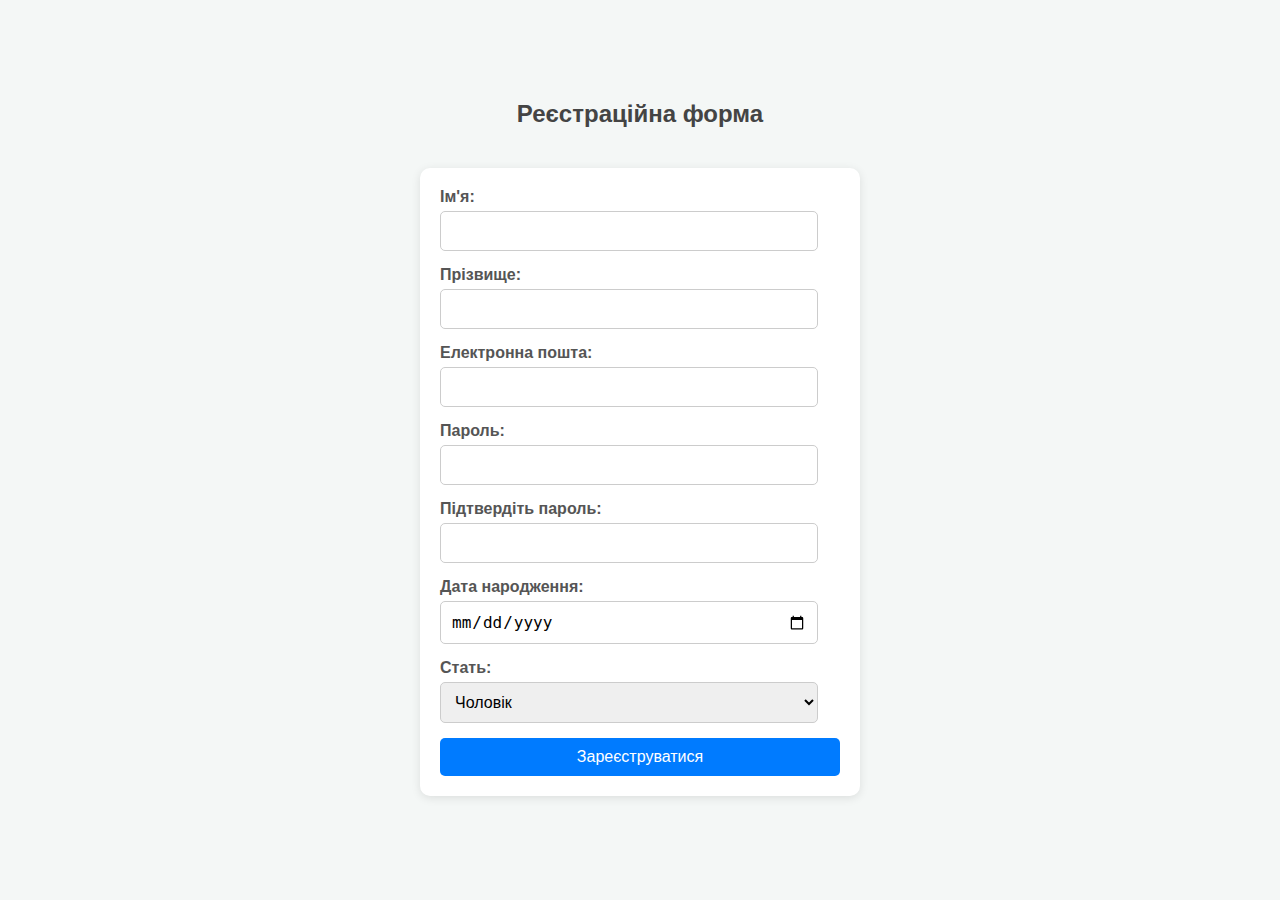
<file: tasks/practice2/practice2.html>
<!DOCTYPE html>
<html lang="uk">
<head>
    <meta charset="UTF-8">
    <meta name="viewport" content="width=device-width, initial-scale=1.0">
    <title>Практичне заняття №2 - Реєстрація</title>
    <link rel="stylesheet" href="css/styles2.css">
</head>
<body>

<h1>Реєстраційна форма</h1>

<form action="https://webhook.site/eb99fa4d-bfe3-4741-8243-475449ad3529" method="POST">
    <label for="first-name">Ім'я:</label>
    <input type="text" id="first-name" name="firstName" required>
    <br>

    <label for="last-name">Прізвище:</label>
    <input type="text" id="last-name" name="lastName" required>
    <br>

    <label for="email">Електронна пошта:</label>
    <input type="email" id="email" name="email" required>
    <br>

    <label for="password">Пароль:</label>
    <input type="password" id="password" name="password" required>
    <br>

    <label for="confirm-password">Підтвердіть пароль:</label>
    <input type="password" id="confirm-password" name="confirmPassword" required>
    <br>

    <label for="birthdate">Дата народження:</label>
    <input type="date" id="birthdate" name="birthDate">
    <br>

    <label for="gender">Стать:</label>
    <select id="gender" name="gender">
        <option value="male">Чоловік</option>
        <option value="female">Жінка</option>
        <option value="other">Інша</option>
    </select>
    <br>

    <input type="submit" value="Зареєструватися">
</form>

</body>
</html>
</file>
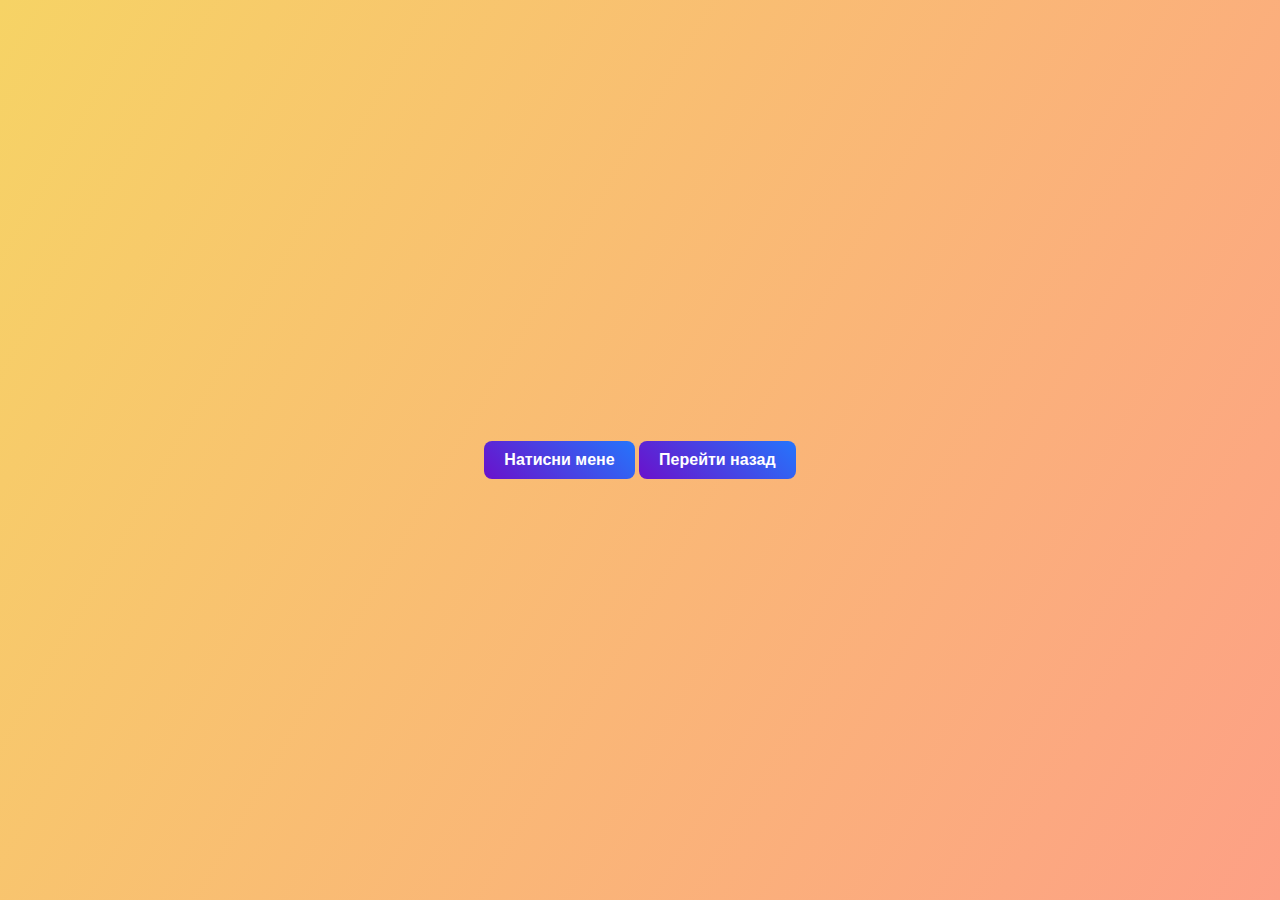
<file: tasks/practice3/practice3.html>
<!DOCTYPE html>
<html lang="en">
<head>
    <meta charset="UTF-8">
    <meta name="viewport" content="width=device-width, initial-scale=1.0">
    <title>Styled Button</title>
    <link rel="stylesheet" href="css/styles.css">
</head>
<body>
<div class="container">
    <button class="custom-button">Натисни мене</button>
    <a href="/Sambor_Ivan_KID-41.io/" class="custom-button link-button">Перейти назад</a>
</div>
</body>
</html>
</file>
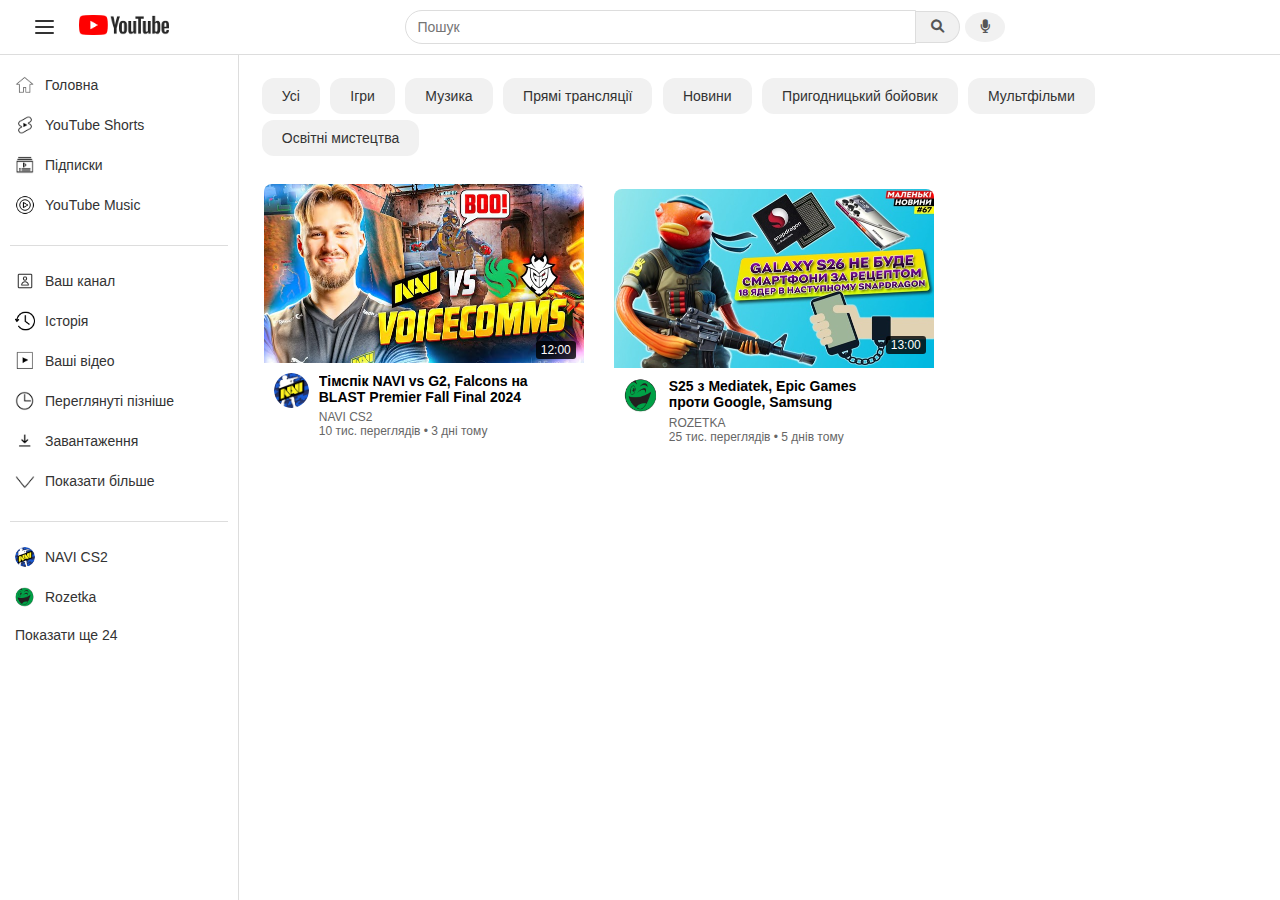
<file: tasks/practice4/practice4.html>
<!DOCTYPE html>
<html lang="uk">
<head>
    <meta charset="UTF-8">
    <meta name="viewport" content="width=device-width, initial-scale=1.0">
    <title>YouTube Layout</title>
    <link rel="stylesheet" href="css/style4.css">
    <link rel="stylesheet" href="https://cdnjs.cloudflare.com/ajax/libs/font-awesome/6.0.0-beta3/css/all.min.css">

</head>
<body>
<div class="container">
    <header>
        <div class="header-left">
            <div class="hamburger-menu">
                <div class="bar"></div>
                <div class="bar"></div>
                <div class="bar"></div>
            </div>
                <div class="logo">
                    <img src="img/youtube-logo.png" alt="YouTube">
                </div>
            </div>

        <form class="search-form">
            <input type="text" class="search-input" placeholder="Пошук">
            <button class="search-button" type="submit">
                <i class="fas fa-search"></i>
            </button>
            <button class="voice-button">
                <i class="fas fa-microphone"></i>
            </button>
        </form>

        <div class="user-menu">B</div>
    </header>

    <div class="content">
        <aside class="sidebar">
            <ul class="main-menu">                <li><img src="icons/home.png" alt="Головна"> Головна</li>
                <li><img src="icons/shorts.png" alt="Shorts"> YouTube Shorts</li>
                <li><img src="icons/subscriptions.png" alt="Підписки"> Підписки</li>
                <li><img src="icons/music.png" alt="Music"> YouTube Music</li>
            </ul>
            <div class="divider"></div>
            <ul class="sub-menu">
                <li><img src="icons/user-channel.png" alt="Ваш канал"> Ваш канал</li>
                <li><img src="icons/history.png" alt="Історія"> Історія</li>
                <li><img src="icons/videos.png" alt="Ваші відео"> Ваші відео</li>
                <li><img src="icons/watch-later.png" alt="Переглянуті пізніше"> Переглянуті пізніше</li>
                <li><img src="icons/download.png" alt="Завантаження"> Завантаження</li>
                <li><img src="icons/more.png" alt="Завантаження"> Показати більше</li>
            </ul>

            <div class="divider"></div>

            <ul class="subscriptions">
                <li><img src="avatars/navi.png" alt="NAVI CS2">NAVI CS2</li>
                <li><img src="avatars/rozetka.png" alt="Rozetka">Rozetka</li>
                <li>Показати ще 24</li>
            </ul>
        </aside>

        <main>
            <nav class="button-list">
                <ul>
                    <li class="button-item">Усі</li>
                    <li class="button-item">Ігри</li>
                    <li class="button-item">Музика</li>
                    <li class="button-item">Прямі трансляції</li>
                    <li class="button-item">Новини</li>
                    <li class="button-item">Пригодницький бойовик</li>
                    <li class="button-item">Мультфільми</li>
                    <li class="button-item">Освітні мистецтва</li>
                </ul>
            </nav>

                <div class="videos-container">
                    <div class="video-thumbnail">
                        <img src="video-pic/navi-teamspeak.png" alt="Thumbnail" class="thumbnail-image">
                        <div class="video-duration">12:00</div>
                        <div class="video-info">
                            <div class="channel-logo">
                                <img src="avatars/navi.png" alt="Logo">
                            </div>
                            <div class="video-details">
                                <h3>Тімспік NAVI vs G2, Falcons на BLAST Premier Fall Final 2024</h3>
                                <p>NAVI CS2</p>
                                <p>10 тис. переглядів • 3 дні тому</p>
                            </div>
                        </div>
                    </div>

                    <div class="videos-container">
                        <div class="video-thumbnail">
                            <img src="video-pic/rozetka.jpg" alt="Thumbnail" class="thumbnail-image">
                            <div class="video-duration">13:00</div>
                            <div class="video-info">
                                <div class="channel-logo">
                                    <img src="avatars/rozetka.png" alt="Logo">
                                </div>
                                <div class="video-details">
                                    <h3>S25 з Mediatek, Epic Games проти Google, Samsung втрачає своїх | Маленькі Новини №67
                                    </h3>
                                    <p>ROZETKA</p>
                                    <p>25 тис. переглядів • 5 днів тому</p>
                                </div>
                            </div>
                        </div>
                    </div>
                </div>
        </main>
    </div>
</div>
</body>
</html>
</file>
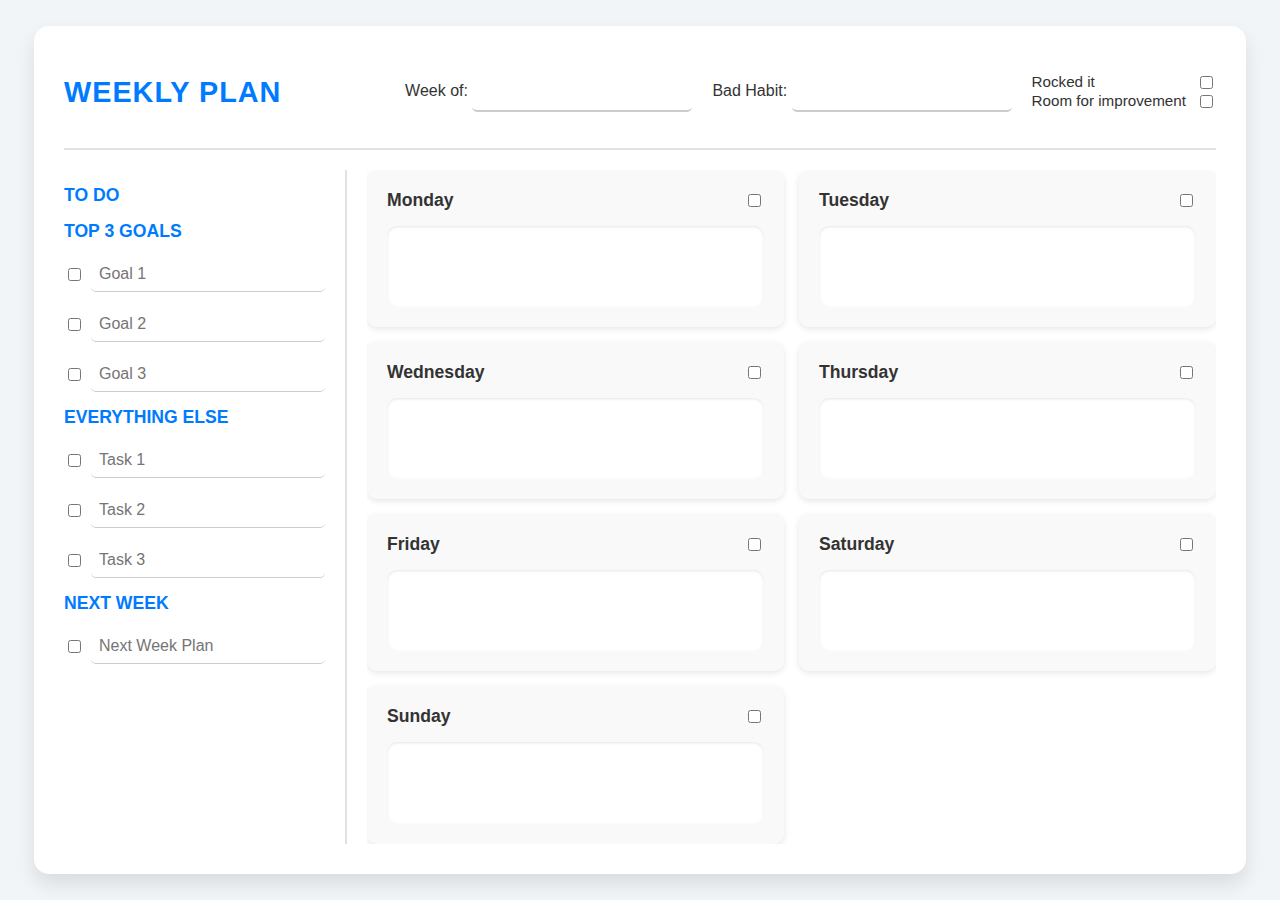
<file: tasks/practice5/practice5.html>
<!DOCTYPE html>
<html lang="en">
<head>
    <meta charset="UTF-8">
    <meta name="viewport" content="width=device-width, initial-scale=1.0">
    <title>Weekly Planner</title>
    <link href="https://fonts.googleapis.com/css2?family=Roboto:wght@400;700&display=swap">
    <link href="https://fonts.googleapis.com/css2?family=Poppins:wght@400;600;700&display=swap">
    <link href="https://fonts.googleapis.com/css2?family=Dancing+Script:wght@400;700&display=swap">
    <link href="https://fonts.googleapis.com/css2?family=Montserrat:wght@400;500;600&display=swap">
    <link rel="stylesheet" href="css/styles.css">
</head>
<body>
<div class="planner">
    <div class="header">
        <h1>Weekly Plan</h1>
        <div class="header-info">
            <div class="week-of">
                <label>Week of: <input type="text"></label>
            </div>
            <div class="bad-habit">
                <label>Bad Habit: <input type="text"></label>
            </div>
            <div class="checkbox-group">
                <label>Rocked it<input type="checkbox"> </label>
                <label>Room for improvement<input type="checkbox"> </label>
            </div>
        </div>
    </div>

    <div class="main">
        <div class="sidebar">
            <h2 class="todo-title">TO DO</h2>
            <h2>Top 3 Goals</h2>
            <ul>
                <li><input type="checkbox"> <input type="text" placeholder="Goal 1"></li>
                <li><input type="checkbox"> <input type="text" placeholder="Goal 2"></li>
                <li><input type="checkbox"> <input type="text" placeholder="Goal 3"></li>
            </ul>
            <h2>Everything Else</h2>
            <ul>
                <li><input type="checkbox"> <input type="text" placeholder="Task 1"></li>
                <li><input type="checkbox"> <input type="text" placeholder="Task 2"></li>
                <li><input type="checkbox"> <input type="text" placeholder="Task 3"></li>
            </ul>
            <h2>Next Week</h2>
            <ul>
                <li><input type="checkbox"> <input type="text" placeholder="Next Week Plan"></li>
            </ul>
        </div>

        <div class="days-grid">
            <div class="day">
                <div class="day-header">
                    <span>Monday</span>
                    <input type="checkbox">
                </div>
                <textarea class="notes"></textarea>
            </div>
            <div class="day">
                <div class="day-header">
                    <span>Tuesday</span>
                    <input type="checkbox">
                </div>
                <textarea  class="notes"></textarea>
            </div>
            <div class="day">
                <div class="day-header">
                    <span>Wednesday</span>
                    <input type="checkbox">
                </div>
                <textarea class="notes"></textarea>
            </div>
            <div class="day">
                <div class="day-header">
                    <span>Thursday</span>
                    <input type="checkbox">
                </div>
                <textarea class="notes"></textarea>
            </div>
            <div class="day">
                <div class="day-header">
                    <span>Friday</span>
                    <input type="checkbox">
                </div>
                <textarea class="notes"></textarea>
            </div>
            <div class="day">
                <div class="day-header">
                    <span>Saturday</span>
                    <input type="checkbox">
                </div>
                <textarea  class="notes"></textarea>
            </div>
            <div class="day">
                <div class="day-header">
                    <span>Sunday</span>
                    <input type="checkbox">
                </div>
                <textarea class="notes"></textarea>
            </div>
        </div>
    </div>
</div>
<script>
    document.addEventListener("input", function (event) {
        if (event.target.classList.contains("notes")) {
            event.target.style.height = "auto";
            event.target.style.height = event.target.scrollHeight + "px";
        }
    });
</script>
</body>
</html>
</file>
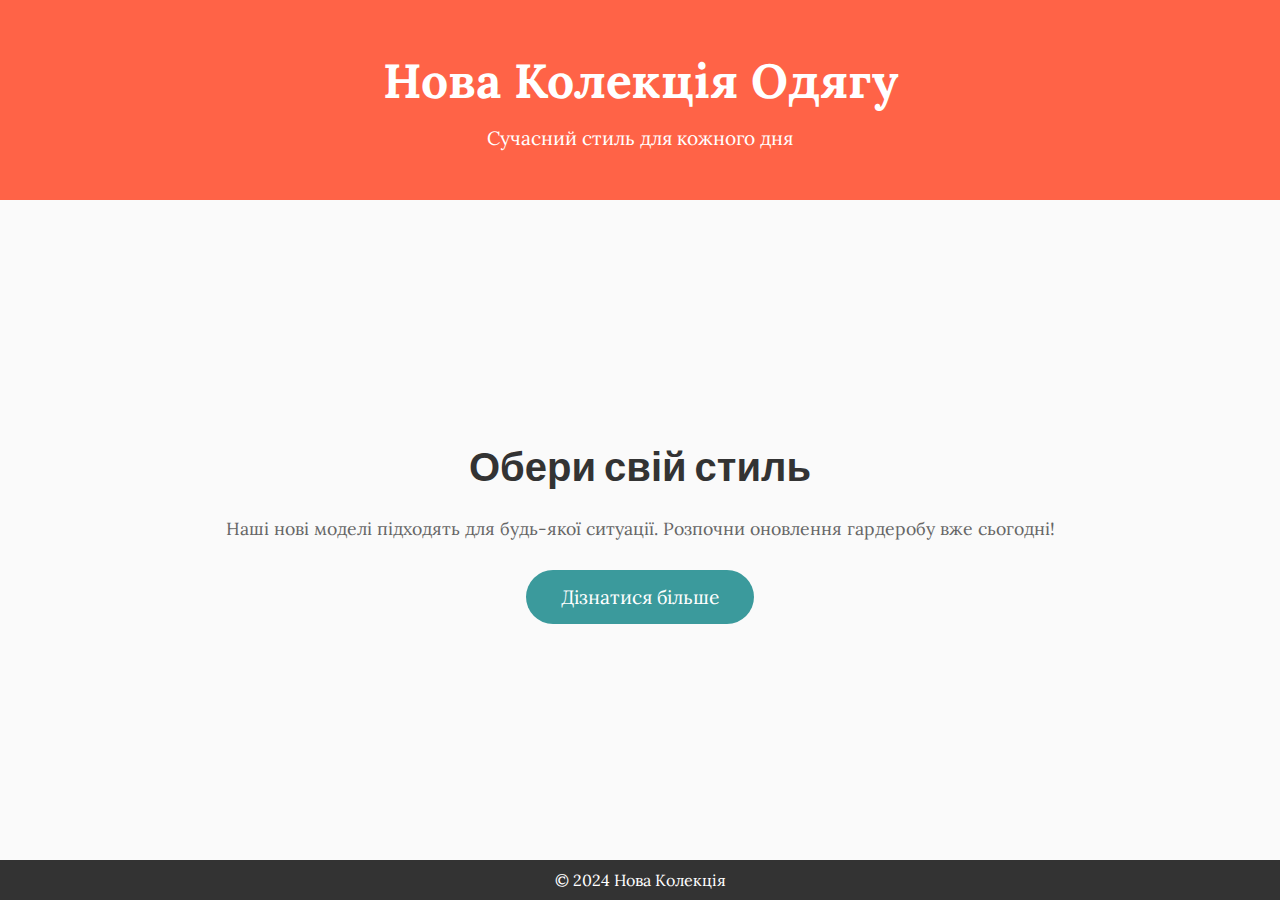
<file: tasks/practice7/practice7.html>
<!DOCTYPE html>
<html lang="uk">
<head>
  <meta charset="UTF-8">
  <meta name="viewport" content="width=device-width, initial-scale=1.0">
  <title>Нова Колекція Одягу</title>
  <link href="https://fonts.googleapis.com/css2?family=Poppins:wght@500;700&family=Lora:wght@400;700&display=swap" rel="stylesheet">
  <link rel="stylesheet" href="css/styles.css">
</head>
<body>
<header class="header">
  <h1 class="header__title">Нова Колекція Одягу</h1>
  <p class="header__subtitle">Сучасний стиль для кожного дня</p>
</header>

<section class="intro">
  <h2 class="intro__title">Обери свій стиль</h2>
  <p class="intro__description">Наші нові моделі підходять для будь-якої ситуації. Розпочни оновлення гардеробу вже сьогодні!</p>
  <a href="#more" class="button button--primary">Дізнатися більше</a>
</section>

<footer class="footer">
  <p class="footer__text">© 2024 Нова Колекція</p>
</footer>
</body>
</html>
</file>
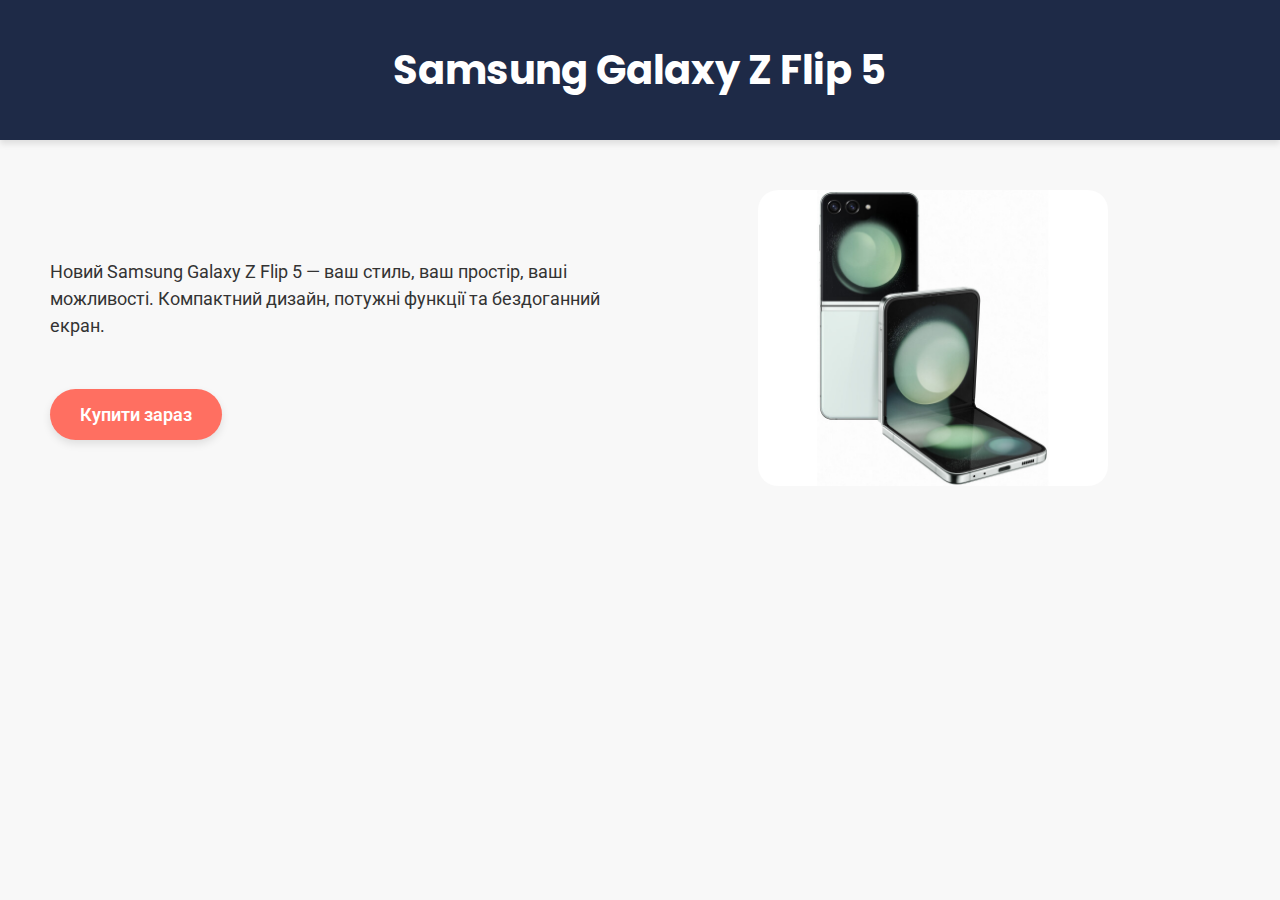
<file: tasks/practice8/practice8.html>
<!DOCTYPE html>
<html lang="uk">
<head>
    <meta charset="UTF-8">
    <meta name="viewport" content="width=device-width, initial-scale=1.0">
    <title>Новий телефон Samsung Galaxy</title>
    <link href="https://fonts.googleapis.com/css2?family=Roboto:wght@400;700&family=Poppins:wght@400;600&display=swap" rel="stylesheet">
    <link rel="stylesheet" href="css/styles.css">
</head>
<body>
<header class="header">
    <h1>Samsung Galaxy Z Flip 5</h1>
</header>
<section class="intro">
    <div class="intro-text">
        <p>Новий Samsung Galaxy Z Flip 5 — ваш стиль, ваш простір, ваші можливості. Компактний дизайн, потужні функції та бездоганний екран.</p>
        <a href="#buy-now" class="button">Купити зараз</a>
    </div>
    <div class="intro-image">
        <img src="images/phone.jpg" alt="Samsung Galaxy Z Flip 5">
    </div>
</section>
</body>
</html>
</file>
<file: tasks/practice2/css/styles2.css>
/* Загальні стилі для сторінки */
body {
    font-family: Arial, sans-serif;
    background-color: #f4f7f6;
    color: #333;
    margin: 0;
    padding: 0;
    display: flex;
    flex-direction: column;
    align-items: center;
    justify-content: center;
    min-height: 100vh;
}

/* Стиль для навігації */
nav {
    margin-bottom: 20px;
}

nav a {
    text-decoration: none;
    color: #007BFF;
    font-weight: bold;
}

nav a:hover {
    text-decoration: underline;
}

/* Стиль заголовка */
h1 {
    color: #444;
    font-size: 24px;
    margin-bottom: 20px;
}

/* Стиль для форми */
form {
    background-color: #fff;
    border-radius: 10px;
    box-shadow: 0 2px 10px rgba(0, 0, 0, 0.1);
    padding: 20px;
    max-width: 400px;
    width: 100%;
    margin: 20px 0;
}

/* Стиль для міток */
label {
    display: block;
    font-weight: bold;
    margin-bottom: 5px;
    color: #555;
}

/* Стиль для полів вводу */
input[type="text"],
input[type="email"],
input[type="password"],
input[type="date"],
select {
    width: calc(100% - 22px);
    padding: 10px;
    margin-bottom: 15px;
    border: 1px solid #ccc;
    border-radius: 5px;
    font-size: 16px;
    box-sizing: border-box;
}

input[type="submit"] {
    width: 100%;
    padding: 10px;
    border: none;
    border-radius: 5px;
    background-color: #007BFF;
    color: #fff;
    font-size: 16px;
    cursor: pointer;
    transition: background-color 0.3s ease;
}

input[type="submit"]:hover {
    background-color: #0056b3;
}
</file>
<file: tasks/practice3/css/styles.css>
body {
    font-family: Arial, sans-serif;
    display: flex;
    justify-content: center;
    align-items: center;
    height: 100vh;
    margin: 0;
    background: linear-gradient(120deg, #f6d365, #fda085);
}

.container {
    text-align: center;
}

.custom-button {
    background: linear-gradient(45deg, #6a11cb, #2575fc);
    color: #fff;
    font-size: 16px;
    font-weight: bold;
    border: none;
    border-radius: 8px;
    padding: 10px 20px;
    cursor: pointer;
    transition: all 0.3s ease-in-out;
    text-decoration: none;
}

.custom-button:hover {
    background: linear-gradient(45deg, #2575fc, #6a11cb);
    box-shadow: 0 8px 15px rgba(0, 0, 0, 0.2);
    transform: translateY(-3px);
}

.custom-button:active {
    background: linear-gradient(45deg, #4a0c8c, #1e5ab9);
    transform: translateY(1px);
    box-shadow: 0 4px 10px rgba(0, 0, 0, 0.2);
}

.link-button {
    display: inline-block;
    margin-top: 20px;
}
</file>
<file: tasks/practice4/css/style4.css>
* {
    margin: 0;
    padding: 0;
    box-sizing: border-box;
}

body {
    font-family: Arial, sans-serif;
    background-color: white;
    color: #333;
}

.container {
    display: flex;
    flex-direction: column;
    height: 100vh;
    background-color: white;
}

header {
    display: flex;
    justify-content: space-between;
    align-items: center;
    padding: 10px;
    background-color: #fff;
    border-bottom: 1px solid #ddd;
}

.search-form {
    display: flex;
    align-items: center;
    justify-content: center;
    flex-grow: 1;
    max-width: 600px;
    margin: auto;
}

.search-input {
    width: 100%;
    padding: 8px 12px;
    border-radius: 25px 0 0 25px;
    border: 1px solid #ddd;
    outline: none;
    font-size: 14px;
    transition: border 0.3s;
}

.search-input:focus {
    border-color: #ccc;
}

.search-button {
    background-color: #f1f1f1;
    border: 1px solid #ddd;
    border-left: none;
    padding: 8px 15px;
    border-radius: 0 25px 25px 0;
    cursor: pointer;
    display: flex;
    align-items: center;
    justify-content: center;
}

.voice-button {
    background-color: #f1f1f1;
    border: none;
    padding: 8px 15px;
    margin-left: 5px;
    border-radius: 50%;
    cursor: pointer;
    display: flex;
    align-items: center;
    justify-content: center;
}

.search-button i, .voice-button i {
    color: #555;
}

.user-menu {
    width: 30px;
    height: 30px;
    background-color: #fff;
    border-radius: 50%;
    text-align: center;
    line-height: 30px;
    color: white;
}

.content {
    display: flex;
    height: 100%;
}

.sidebar {
    background-color: #fff;
    width: 240px;
    padding: 10px;
    border-right: 1px solid #ddd;
}

.main-menu, .sub-menu, .subscriptions {
    list-style: none;
    margin-bottom: 20px;
}

.main-menu li, .sub-menu li, .subscriptions li {
    padding: 10px 5px;
    cursor: pointer;
    color: #333;
    font-size: 14px;
    display: flex;
    align-items: center;
}

.main-menu li img, .sub-menu li img, .subscriptions li img {
    width: 20px;
    height: 20px;
    margin-right: 10px;
}

.subscriptions li img {
    border-radius: 50%;
}

.main-menu li:hover, .sub-menu li:hover, .subscriptions li:hover {
    background-color: #e1e1e1;
    border-radius: 4px;
}

.divider {
    border-bottom: 1px solid #ddd;
    margin: 15px 0;
}

.button-list {
    list-style: none;
    padding: 0;
    display: flex;
    margin: 10px;
    gap: 10px;
}

.button-item {
    background-color: #f1f1f1;
    padding: 10px 20px;
    border-radius: 12px;
    margin: 3px;
    color: #333;
    font-size: 14px;
    cursor: pointer;
    transition: background-color 0.3s ease, box-shadow 0.3s ease;
    display: inline-block;
    border: none;
    text-align: center;
}

.button-item:hover {
    background-color: #ddd;
    box-shadow: 0 4px 6px rgba(0, 0, 0, 0.1);
}


.button-item.active {
    background-color: #ccc;
    box-shadow: 0 4px 6px rgba(0, 0, 0, 0.2);
}

main {
    flex-grow: 1;
    padding: 10px;
}

.header-left {
    display: flex;
    align-items: center;
}

.hamburger-menu {
    width: 19px;
    cursor: pointer;
    display: flex;
    flex-direction: column;
    justify-content: space-between;
    height: 14px;
    margin-right: 25px;
    margin-left: 25px;
}

.hamburger-menu .bar {
    width: 100%;
    height: 2px;
    background-color: #333;
    border-radius: 2px;
}

.logo img {
    width: 90px;
}

body {
    font-family: Arial, sans-serif;
    background-color: #f9f9f9;
    color: #333;
}

body {
    font-family: Arial, sans-serif;
    background-color: #f9f9f9;
    color: #333;
}


.videos-container {
    display: flex;
    flex-wrap: wrap;
    justify-content: flex-start;
    gap: 5px;
    padding: 5px;
    max-width: 100%;
}


.video-thumbnail {
    position: relative;
    width: 320px;
    margin: 10px;
    border-radius: 8px;
    overflow: hidden;
    background-color: white;
    display: flex;
    flex-direction: column;
    justify-content: space-between;
    height: auto;
}

.thumbnail-image {
    width: 100%;
    height: auto;
}

.video-duration {
    position: absolute;
    bottom: 100px;
    right: 8px;
    background-color: rgba(0, 0, 0, 0.8);
    color: white;
    padding: 2px 5px;
    border-radius: 3px;
    font-size: 12px;
}

.video-info {
    display: flex;
    align-items: flex-start;
    padding: 10px;
    background-color: #fff;
    flex-grow: 1;
}

.channel-logo img {
    width: 35px;
    height: 35px;
    border-radius: 50%;
    margin-right: 10px;
}

.video-details {
    max-width: 220px;
}

.video-details h3 {
    font-size: 14px;
    color: #000;
    margin: 0 0 5px;
    max-height: 33px;
    overflow: hidden;
    text-overflow: ellipsis;
}

.video-details p {
    font-size: 12px;
    color: #666;
    margin: 0;
}
</file>
<file: tasks/practice5/css/styles.css>
body {
    font-family: 'Roboto', sans-serif;
    margin: 0;
    padding: 0;
    box-sizing: border-box;
    background-color: #f1f5f8;
    color: #333;
    height: 100vh;
    display: flex;
    justify-content: center;
    align-items: center;
}


.planner {
    font-family: 'Montserrat', sans-serif;
    width: 90%;
    max-width: 1200px;
    margin: auto;
    padding: 30px;
    background-color: #fff;
    border-radius: 15px;
    box-shadow: 0 10px 20px rgba(0, 0, 0, 0.1);
    display: grid;
    grid-template-rows: auto 1fr;
    gap: 20px;
    overflow: auto;
}


.header {
    display: grid;
    grid-template-columns: 1fr auto auto auto;
    align-items: center;
    border-bottom: 2px solid #e1e1e1;
    padding-bottom: 20px;
}

.header h1 {
    font-size: 1.8rem;
    font-weight: 600;
    text-transform: uppercase;
    color: #007BFF;
    letter-spacing: 1px;
    font-family: 'Montserrat', sans-serif;
}

.header-info {
    display: flex;
    align-items: center;
    gap: 20px;
    flex-wrap: wrap;
}

.header-info input[type="text"] {
    border: none;
    border-bottom: 2px solid #ccc;
    padding: 10px;
    font-size: 1rem;
    width: 200px;
    border-radius: 5px;
    transition: all 0.3s ease;
}

.header-info input[type="text"]:focus {
    border-color: #007BFF;
    outline: none;
}


.checkbox-group label {
    display: flex;
    justify-content: space-between;
    gap: 10px;
    font-size: 0.95rem;
    font-family: 'Poppins', sans-serif;
}


.sidebar {
    position: relative;
    border-right: 2px solid #e1e1e1;
    padding-right: 20px;
    overflow-y: auto;
}

.sidebar h2 {
    font-size: 1.1rem;
    font-weight: 700;
    color: #007BFF;
    text-transform: uppercase;
    margin-bottom: 15px;
    font-family: 'Montserrat', sans-serif;
}

.sidebar ul {
    list-style: none;
    padding: 0;
    margin: 0;
}

.sidebar ul li {
    display: flex;
    align-items: center;
    margin-bottom: 15px;
    font-size: 1rem;
}

.sidebar ul li input[type="checkbox"] {
    margin-right: 10px;
}

.sidebar ul li input[type="text"] {
    border: none;
    border-bottom: 1px solid #ccc;
    padding: 8px;
    font-size: 1rem;
    flex: 1;
    border-radius: 5px;
    transition: all 0.3s ease;
}

.sidebar ul li input[type="text"]:focus {
    border-color: #007BFF;
    outline: none;
}


.main {
    display: grid;
    grid-template-columns: 1fr 3fr;
    gap: 20px;
    height: 100%;
}


.days-grid {
    display: grid;
    grid-template-columns: repeat(2, 1fr);
    gap: 15px;
    height: 100%;
    overflow-y: auto;
}


.day {
    display: flex;
    flex-direction: column;
    background-color: #f9f9f9;
    padding: 20px;
    border-radius: 10px;
    box-shadow: 0 2px 6px rgba(0, 0, 0, 0.1);
    transition: all 0.3s ease;
}

.day:hover {
    background-color: #f1f1f1;
    box-shadow: 0 4px 10px rgba(0, 0, 0, 0.2);
}


.day-header {
    display: flex;
    justify-content: space-between;
    align-items: center;
    margin-bottom: 15px;
    font-weight: 700;
    font-size: 1.1rem;
    color: #007BFF;
    font-family: 'Montserrat', sans-serif;
}

.day-header span {
    font-size: 1.1rem;
    color: #333;
}

.day input[type="checkbox"] {
    margin-left: 10px;
}


.notes {
    width: 100%;
    padding: 15px;
    font-size: 1rem;
    resize: none;
    overflow: hidden;
    min-height: 60px;
    line-height: 1.6rem;
    background-color: #fff;
    border-radius: 10px;
    box-shadow: inset 0 1px 3px rgba(0, 0, 0, 0.1);
    border: none;
    box-sizing: border-box;
    transition: all 0.3s ease;
    font-family: 'Dancing Script', cursive;
}

.notes:focus {
    outline: none;
    background-color: #e7f3fe;
    box-shadow: inset 0 2px 5px rgba(0, 123, 255, 0.2);
}


@media (max-width: 768px) {
    .planner {
        grid-template-rows: auto 1fr;
        height: auto;
    }

    .main {
        grid-template-columns: 1fr;
    }

    .days-grid {
        grid-template-columns: 1fr;
    }

    .header-info input[type="text"] {
        width: 100%;
    }
}
</file>
<file: tasks/practice7/css/styles.css>
* {
    margin: 0;
    padding: 0;
    box-sizing: border-box;
    font-family: 'Lora', serif;
}

body {
    display: flex;
    flex-direction: column;
    height: 100vh;
    justify-content: space-between;
    background-color: #fafafa;
}


.header {
    text-align: center;
    background-color: #ff6347;
    color: #ffffff;
    padding: 50px 0;
    font-family: 'Poppins', sans-serif;
}

.header__title {
    font-size: 3em;
    font-weight: 700;
    margin-bottom: 15px;
}

.header__subtitle {
    font-size: 1.2em;
    font-weight: 300;
}

.intro {
    display: flex;
    flex-direction: column;
    align-items: center;
    justify-content: center;
    height: 100%;
    text-align: center;
}

.intro__title {
    font-size: 2.5em;
    margin-bottom: 20px;
    color: #333;
    font-family: 'Poppins', sans-serif;
}

.intro__description {
    font-size: 1.1em;
    margin-bottom: 30px;
    color: #666;
}

.button {
    display: inline-block;
    padding: 15px 35px;
    font-size: 1.2em;
    color: #ffffff;
    text-decoration: none;
    border-radius: 50px;
    background-color: #3b9a9c;
    text-align: center;
    transition: transform 0.3s ease, background-color 0.3s ease, box-shadow 0.3s ease;
}

.button--primary {
    background-color: #3b9a9c;
}

.button--primary:hover {
    background-color: #2c7d7a;
    transform: scale(1.1);
    box-shadow: 0 5px 15px rgba(0, 0, 0, 0.2);
}

/* Footer */
.footer {
    text-align: center;
    padding: 10px 0;
    background-color: #333;
    color: #ffffff;
}
</file>
<file: tasks/practice8/css/styles.css>
body {
  font-family: "Roboto", sans-serif;
  margin: 0;
  padding: 0;
  background-color: #f8f8f8;
  color: #333;
}

.header {
  background-color: #1e2a47;
  color: white;
  text-align: center;
  padding: 40px 0;
  box-shadow: 0 4px 6px rgba(0, 0, 0, 0.1);
}
.header h1 {
  font-family: "Poppins", sans-serif;
  font-size: 40px;
  font-weight: 700;
  margin: 0;
}

.intro {
  display: flex;
  justify-content: space-between;
  align-items: center;
  padding: 50px;
  max-width: 1200px;
  margin: 0 auto;
}
.intro .intro-text {
  width: 50%;
  font-family: "Roboto", sans-serif;
  font-size: 18px;
  line-height: 1.5;
  color: #333;
}
.intro .intro-text p {
  margin-bottom: 20px;
}
.intro .intro-image {
  width: 40%;
}
.intro .intro-image img {
  width: 100%;
  max-width: 350px;
  border-radius: 20px;
}

.button {
  background-color: #ff6f61;
  color: white;
  padding: 12px 30px;
  border-radius: 30px;
  text-align: center;
  text-decoration: none;
  font-size: 18px;
  font-weight: 600;
  transition: all 0.3s ease, transform 0.2s ease;
  cursor: pointer;
  box-shadow: 0 4px 8px rgba(0, 0, 0, 0.1);
  display: inline-block;
  margin-top: 30px;
}
.button:hover {
  background-color: rgb(255, 78.9189873418, 61.8);
  transform: scale(1.1);
  box-shadow: 0 6px 12px rgba(0, 0, 0, 0.15);
}
.button:active {
  transform: scale(1);
}

/*# sourceMappingURL=styles.css.map */
</file>
